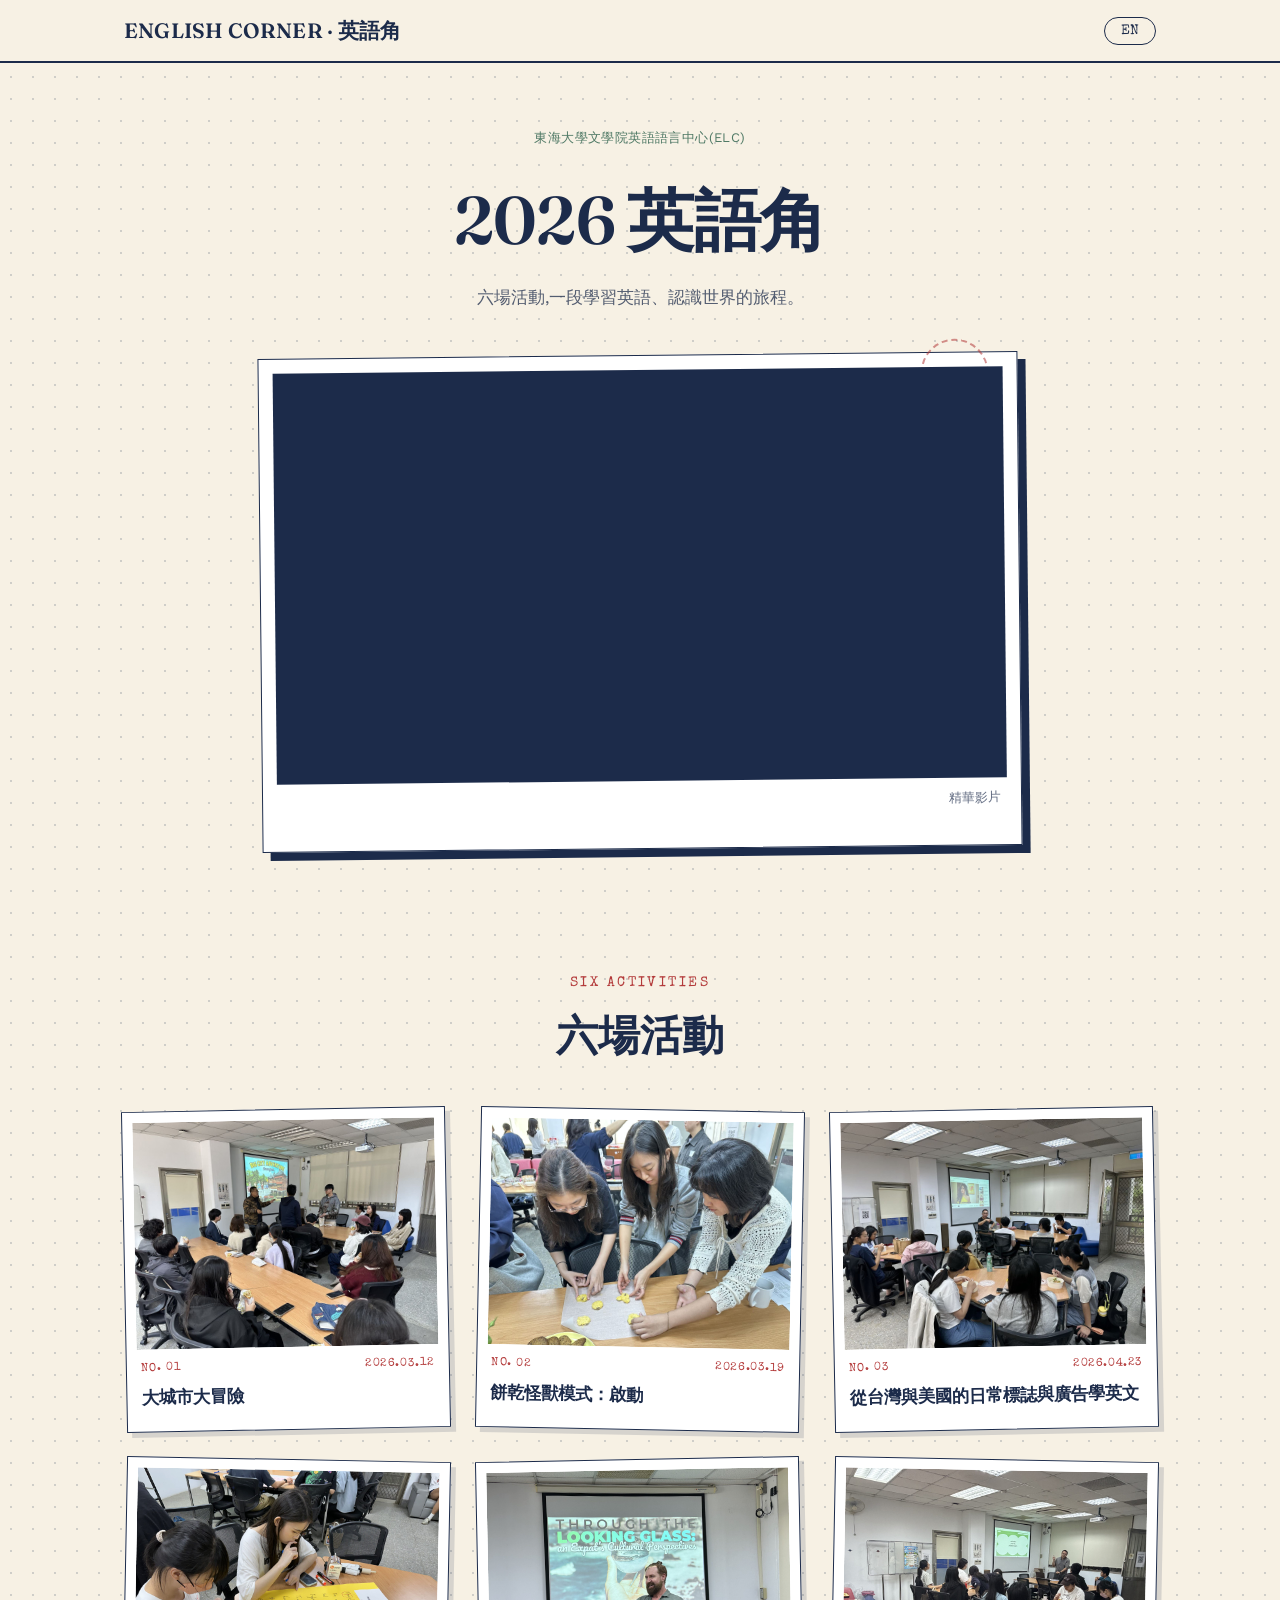
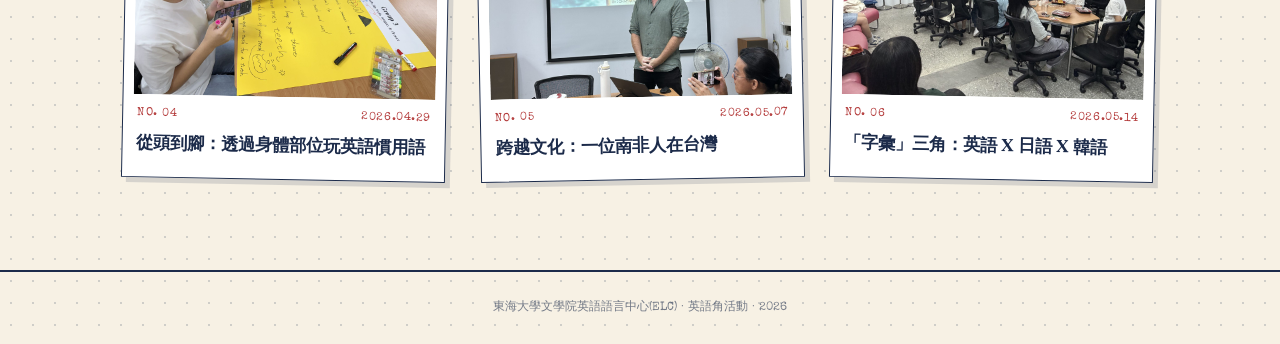
<file: index.html>
<!DOCTYPE html>
<html lang="zh-Hant">
<head>
<meta charset="UTF-8">
<meta name="viewport" content="width=device-width, initial-scale=1.0">
<title>2026 英語角 | 2026 English Corner</title>
<link rel="preconnect" href="https://fonts.googleapis.com">
<link href="https://fonts.googleapis.com/css2?family=Fraunces:opsz,wght@9..144,500;9..144,600&family=Special+Elite&family=Work+Sans:wght@400;500&display=swap" rel="stylesheet">
<link rel="stylesheet" href="css/style.css">
</head>
<body>

<nav class="site-nav">
  <div class="container">
    <a href="index.html" class="nav-mark">ENGLISH CORNER · 英語角</a>
    <button class="lang-toggle" id="langToggle">EN</button>
  </div>
</nav>

<header class="hero container">
  <p class="host-line">
    <span data-zh>東海大學文學院英語語言中心(ELC)</span>
    <span data-en>English Language Center (ELC), College of Liberal Arts, Tunghai University</span>
  </p>
  <h1>
    <span data-zh>2026 英語角</span>
    <span data-en>2026 English Corner</span>
  </h1>
  <p class="subtitle">
    <span data-zh>六場活動,一段學習英語、認識世界的旅程。</span>
    <span data-en>Six events. One journey of learning English and exploring the world.</span>
  </p>

  <div class="postcard">
    <div class="postcard-video" id="heroVideo"></div>
    <p class="postcard-caption">
      <span data-zh>精華影片</span><span data-en>Highlight Reel</span>
    </p>
  </div>
</header>

<section class="container">
  <div class="section-heading">
    <span class="eyebrow">Six Activities</span>
    <h2><span data-zh>六場活動</span><span data-en>The Six Activities</span></h2>
  </div>

  <div class="stamp-grid" id="stampGrid"></div>
</section>

<footer class="site-footer">
  <span data-zh>東海大學文學院英語語言中心(ELC) · 英語角活動 · 2026</span>
  <span data-en>English Language Center (ELC), College of Liberal Arts, Tunghai University · 2026</span>
</footer>

<script src="js/data.js"></script>
<script src="js/script.js"></script>
<script>
  renderHeroVideo(document.getElementById('heroVideo'), HERO_VIDEO_URL);
  renderStampGrid(document.getElementById('stampGrid'), ACTIVITIES);
</script>
</body>
</html>
</file>
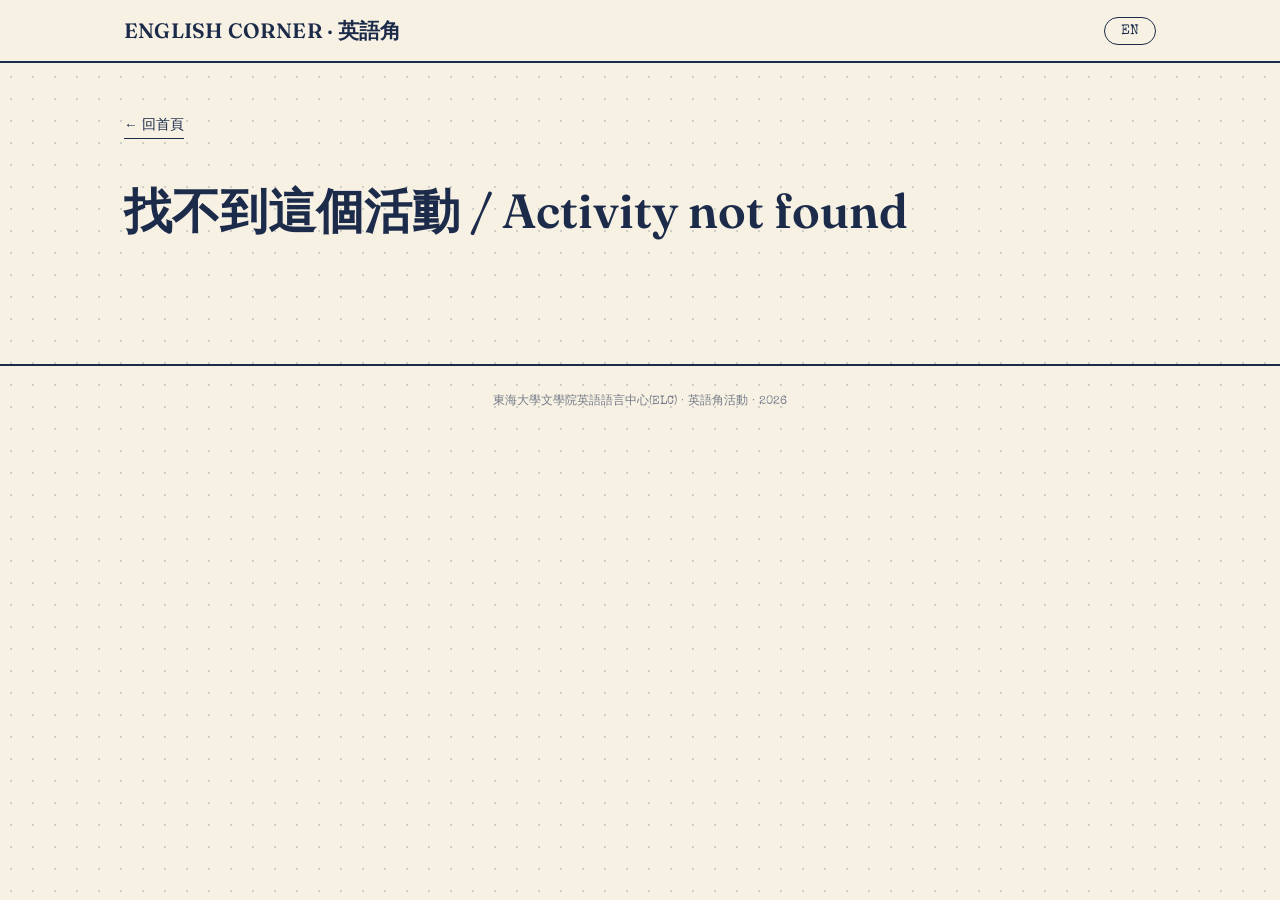
<file: activity.html>
<!DOCTYPE html>
<html lang="zh-Hant">
<head>
<meta charset="UTF-8">
<meta name="viewport" content="width=device-width, initial-scale=1.0">
<title>活動介紹 | Activity | English Corner</title>
<link rel="preconnect" href="https://fonts.googleapis.com">
<link href="https://fonts.googleapis.com/css2?family=Fraunces:opsz,wght@9..144,500;9..144,600&family=Special+Elite&family=Work+Sans:wght@400;500&display=swap" rel="stylesheet">
<link rel="stylesheet" href="css/style.css">
</head>
<body>

<nav class="site-nav">
  <div class="container">
    <a href="index.html" class="nav-mark">ENGLISH CORNER · 英語角</a>
    <button class="lang-toggle" id="langToggle">EN</button>
  </div>
</nav>

<div class="container">
  <div class="detail-hero">
    <a href="index.html" class="back-link">
      <span data-zh>← 回首頁</span><span data-en>← Back to home</span>
    </a>
    <div id="detailHeader"></div>
  </div>

  <div id="groupPhotoContainer"></div>

  <div id="storyContainer"></div>
  <div id="galleryEmpty"></div>

  <div class="section-heading" id="videoHeading" style="display:none;">
    <span class="eyebrow">Video</span>
    <h2><span data-zh>活動影片</span><span data-en>Event Videos</span></h2>
  </div>
  <div id="videoList" class="video-list"></div>
</div>

<footer class="site-footer">
  <span data-zh>東海大學文學院英語語言中心(ELC) · 英語角活動 · 2026</span>
  <span data-en>English Language Center (ELC), College of Liberal Arts, Tunghai University · 2026</span>
</footer>

<script src="js/data.js"></script>
<script src="js/script.js"></script>
<script>renderActivityDetail();</script>
</body>
</html>
</file>
<file: css/style.css>
/* ================= Design tokens ================= */
:root {
  --paper:      #F7F1E4;
  --paper-dark: #EFE6D2;
  --ink:        #1C2B4A;
  --postmark:   #B33A3A;
  --gold:       #C99A3E;
  --sage:       #4F7965;
  --line:       rgba(28,43,74,0.18);

  --font-display: 'Fraunces', serif;
  --font-stamp:   'Special Elite', cursive;
  --font-body:    'Work Sans', sans-serif;
}

* { box-sizing: border-box; }

html { scroll-behavior: smooth; }

body {
  margin: 0;
  background: var(--paper);
  background-image:
    radial-gradient(var(--line) 1px, transparent 1px);
  background-size: 22px 22px;
  color: var(--ink);
  font-family: var(--font-body);
  line-height: 1.6;
}

a { color: inherit; }

img { max-width: 100%; display: block; }

.container {
  max-width: 1080px;
  margin: 0 auto;
  padding: 0 24px;
}

/* ================= Nav ================= */
.site-nav {
  position: sticky;
  top: 0;
  z-index: 20;
  background: var(--paper);
  border-bottom: 2px solid var(--ink);
}

.site-nav .container {
  display: flex;
  align-items: center;
  justify-content: space-between;
  padding-top: 14px;
  padding-bottom: 14px;
}

.nav-mark {
  font-family: var(--font-display);
  font-weight: 600;
  font-size: 1.3rem;
  letter-spacing: 0.01em;
  text-decoration: none;
  color: var(--ink);
}

.lang-toggle {
  font-family: var(--font-stamp);
  font-size: 0.85rem;
  background: none;
  border: 1.5px solid var(--ink);
  border-radius: 999px;
  padding: 6px 16px;
  cursor: pointer;
  color: var(--ink);
}

.lang-toggle:hover { background: var(--ink); color: var(--paper); }

/* ================= Hero ================= */
.hero {
  padding: 64px 0 40px;
  text-align: center;
}

.eyebrow {
  font-family: var(--font-stamp);
  font-size: 0.85rem;
  letter-spacing: 0.18em;
  text-transform: uppercase;
  color: var(--postmark);
  display: block;
  margin-bottom: 14px;
}

.host-line {
  font-family: var(--font-body);
  font-size: 0.82rem;
  color: var(--sage);
  letter-spacing: 0.03em;
  margin: 0 0 18px;
}

.hero h1 {
  font-family: var(--font-display);
  font-optical-sizing: auto;
  font-weight: 600;
  font-size: clamp(2.4rem, 6vw, 4.2rem);
  margin: 0 0 10px;
  letter-spacing: -0.01em;
}

.hero .subtitle {
  font-size: 1.05rem;
  color: rgba(28,43,74,0.75);
  max-width: 520px;
  margin: 0 auto;
}

/* ================= Postcard video frame ================= */
.postcard {
  position: relative;
  max-width: 760px;
  margin: 44px auto 0;
  background: #fff;
  padding: 14px 14px 22px;
  border: 1.5px solid var(--ink);
  box-shadow: 8px 8px 0 var(--ink);
  transform: rotate(-0.6deg);
}

.postcard::before {
  content: "";
  position: absolute;
  top: -14px;
  right: 28px;
  width: 64px;
  height: 64px;
  border: 2px dashed var(--postmark);
  border-radius: 50%;
  opacity: 0.55;
  transform: rotate(12deg);
}

.postcard-video {
  position: relative;
  width: 100%;
  aspect-ratio: 16 / 9;
  background: var(--ink);
  overflow: hidden;
}

.postcard-video iframe {
  position: absolute;
  inset: 0;
  width: 100%;
  height: 100%;
  border: 0;
}

.postcard-photo {
  width: 100%;
  overflow: hidden;
}

.postcard-photo img {
  display: block;
  width: 100%;
  height: auto;
}

.postcard-caption {
  font-family: var(--font-stamp);
  font-size: 0.8rem;
  color: rgba(28,43,74,0.7);
  margin-top: 12px;
  text-align: right;
  padding-right: 6px;
}

/* ================= Section heading ================= */
.section-heading {
  text-align: center;
  margin: 84px 0 40px;
}

.section-heading .eyebrow { margin-bottom: 8px; }

.section-heading h2 {
  font-family: var(--font-display);
  font-weight: 600;
  font-size: clamp(1.8rem, 4vw, 2.6rem);
  margin: 0;
}

/* ================= Stamp grid ================= */
.stamp-grid {
  display: grid;
  grid-template-columns: repeat(3, 1fr);
  gap: 30px;
  padding-bottom: 90px;
}

@media (max-width: 820px) {
  .stamp-grid { grid-template-columns: repeat(2, 1fr); }
}
@media (max-width: 540px) {
  .stamp-grid { grid-template-columns: 1fr; }
}

.stamp-card {
  text-decoration: none;
  color: var(--ink);
  display: block;
  background: #fff;
  padding: 10px;
  border: 1px solid var(--ink);
  transition: transform 0.2s ease, box-shadow 0.2s ease;
  box-shadow: 5px 5px 0 rgba(28,43,74,0.15);
}

.stamp-card:nth-child(odd) { transform: rotate(-1.1deg); }
.stamp-card:nth-child(even) { transform: rotate(1.1deg); }

.stamp-card:hover {
  transform: rotate(0deg) translateY(-4px);
  box-shadow: 6px 10px 0 rgba(28,43,74,0.22);
}

.stamp-photo {
  position: relative;
  aspect-ratio: 4 / 3;
  overflow: hidden;
  background: var(--paper-dark);
  /* perforated stamp edge */
  -webkit-mask-image:
    radial-gradient(circle 5px at 0 0, transparent 5px, black 5.5px),
    radial-gradient(circle 5px at 100% 0, transparent 5px, black 5.5px),
    radial-gradient(circle 5px at 0 100%, transparent 5px, black 5.5px),
    radial-gradient(circle 5px at 100% 100%, transparent 5px, black 5.5px);
}

.stamp-photo img {
  width: 100%;
  height: 100%;
  object-fit: cover;
}

.stamp-photo .no-photo {
  width: 100%;
  height: 100%;
  display: flex;
  align-items: center;
  justify-content: center;
  font-family: var(--font-stamp);
  font-size: 0.8rem;
  color: rgba(28,43,74,0.4);
}

.stamp-meta {
  display: flex;
  align-items: center;
  justify-content: space-between;
  font-family: var(--font-stamp);
  font-size: 0.72rem;
  color: var(--postmark);
  padding: 10px 4px 2px;
  letter-spacing: 0.05em;
}

.stamp-title {
  padding: 4px 4px 10px;
}

.stamp-title .zh {
  font-family: var(--font-display);
  font-weight: 600;
  font-size: 1.08rem;
  display: block;
}

.stamp-title .en {
  font-size: 0.82rem;
  color: rgba(28,43,74,0.88);
  font-weight: 500;
}

/* ================= Activity detail page ================= */
.detail-hero {
  padding: 48px 0 20px;
}

.back-link {
  font-family: var(--font-stamp);
  font-size: 0.85rem;
  text-decoration: none;
  color: var(--ink);
  display: inline-block;
  margin-bottom: 28px;
  border-bottom: 1px solid var(--ink);
}

.detail-hero h1 {
  font-family: var(--font-display);
  font-weight: 600;
  font-size: clamp(2rem, 5vw, 3rem);
  margin: 6px 0 4px;
}

.detail-hero .en-title {
  font-size: 1.1rem;
  color: rgba(28,43,74,0.65);
  margin-bottom: 18px;
}

.detail-desc {
  max-width: 640px;
  font-size: 1rem;
}

.gallery {
  columns: 3 220px;
  column-gap: 18px;
  padding: 40px 0 20px;
}

.story-text {
  max-width: 620px;
  margin: 64px auto 0;
  text-align: center;
}

.story-text:first-child {
  margin-top: 8px;
}

.story-index {
  display: block;
  font-family: var(--font-stamp);
  font-size: 0.75rem;
  letter-spacing: 0.3em;
  color: var(--postmark);
  margin-bottom: 16px;
}

.story-text p {
  font-family: var(--font-display);
  font-weight: 600;
  font-size: clamp(1.15rem, 2.4vw, 1.45rem);
  line-height: 1.7;
  color: var(--ink);
  margin: 0;
}

.story-divider {
  width: 48px;
  height: 2px;
  background: var(--ink);
  opacity: 0.3;
  margin: 32px auto 0;
}

.gallery figure {
  margin: 0 0 18px;
  break-inside: avoid;
  border: 1px solid var(--ink);
  padding: 6px;
  background: #fff;
}

.gallery figure img { width: 100%; }

.video-list {
  display: grid;
  grid-template-columns: repeat(auto-fit, minmax(300px, 1fr));
  gap: 24px;
  padding-bottom: 90px;
}

.video-list .postcard-video {
  border: 1px solid var(--ink);
}

.empty-note {
  font-family: var(--font-stamp);
  font-size: 0.85rem;
  color: rgba(28,43,74,0.55);
  padding: 20px 0 60px;
}

/* ================= Footer ================= */
.site-footer {
  border-top: 2px solid var(--ink);
  padding: 26px 0;
  text-align: center;
  font-family: var(--font-stamp);
  font-size: 0.78rem;
  color: rgba(28,43,74,0.6);
}

/* ================= Language switching ================= */
[data-en] { display: none; }
html.lang-en [data-zh] { display: none; }
html.lang-en [data-en] { display: inline; }
html.lang-en [data-en].block { display: block; }

/* ================= Reduced motion ================= */
@media (prefers-reduced-motion: reduce) {
  * { transition: none !important; }
}
</file>
